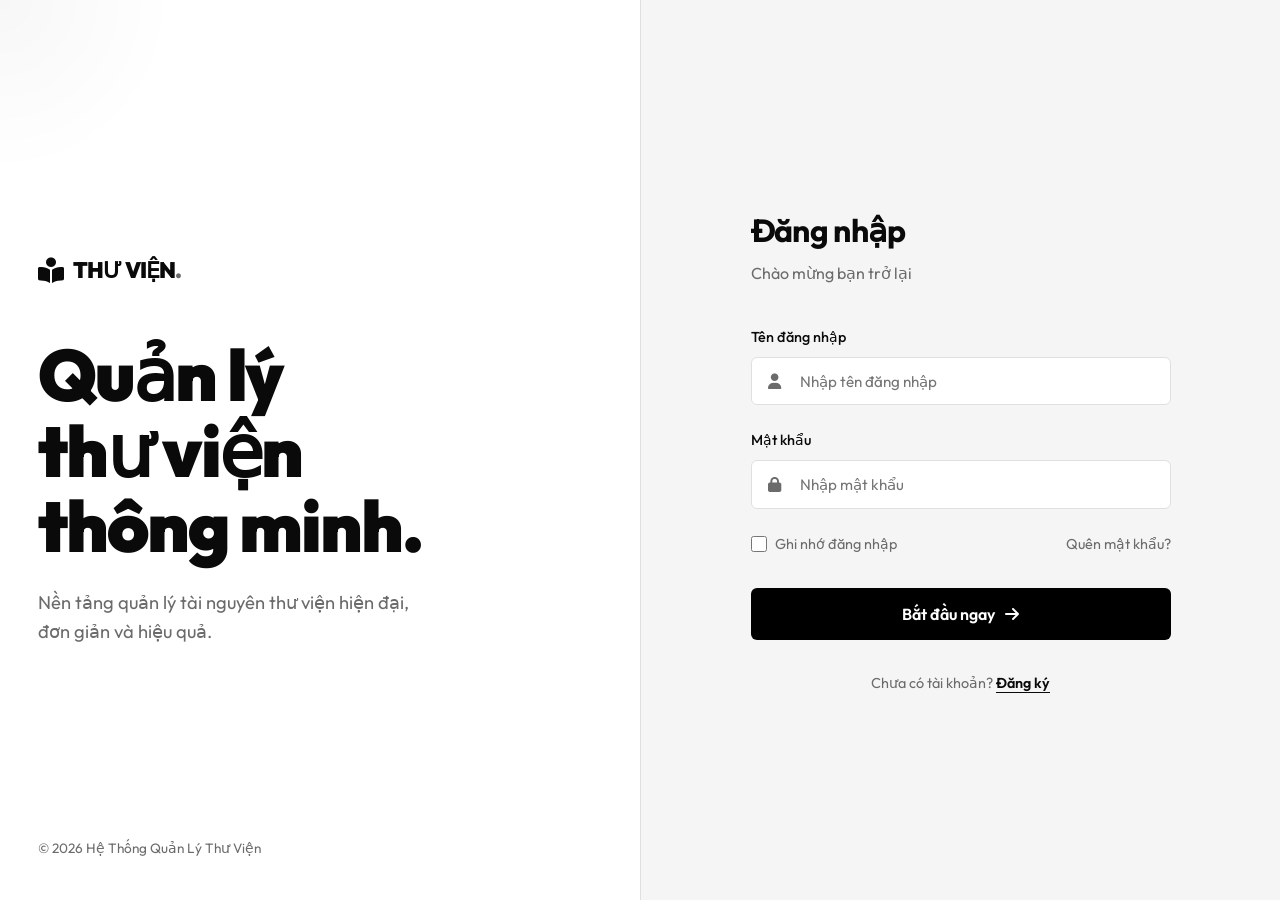
<file: ui/index.html>
<!DOCTYPE html>
<html lang="vi">

<head>
    <meta charset="UTF-8">
    <meta name="viewport" content="width=device-width, initial-scale=1.0">
    <title>Hệ Thống Quản Lý Thư Viện</title>
    <link rel="stylesheet" href="style.css">
    <link rel="preconnect" href="https://fonts.googleapis.com">
    <link rel="preconnect" href="https://fonts.gstatic.com" crossorigin>
    <link href="https://fonts.googleapis.com/css2?family=Outfit:wght@300;400;500;700;900&display=swap" rel="stylesheet">
    <link href="https://cdnjs.cloudflare.com/ajax/libs/font-awesome/6.4.0/css/all.min.css" rel="stylesheet">
</head>

<body>
    <div class="cursor-glow"></div>

    <main class="welcome-screen">
        <!-- Left side - Branding -->
        <div class="brand-side">
            <div class="brand-content fade-in-up">
                <div class="logo">
                    <i class="fa-solid fa-book-open-reader"></i>
                    <span>THƯ VIỆN<span class="dot">.</span></span>
                </div>
                <h1>Quản lý<br>thư viện<br>thông minh.</h1>
                <p>Nền tảng quản lý tài nguyên thư viện hiện đại, đơn giản và hiệu quả.</p>
            </div>
            <footer class="brand-footer fade-in-up" style="animation-delay:0.4s">
                <p>&copy; 2026 Hệ Thống Quản Lý Thư Viện</p>
            </footer>
        </div>

        <!-- Right side - Login -->
        <div class="login-side">
            <div class="login-card fade-in-up" style="animation-delay:0.2s">
                <h2>Đăng nhập</h2>
                <p class="login-subtitle">Chào mừng bạn trở lại</p>

                <form id="loginForm">
                    <div class="input-group">
                        <label for="username">Tên đăng nhập</label>
                        <div class="input-wrapper">
                            <i class="fa-solid fa-user"></i>
                            <input type="text" id="username" placeholder="Nhập tên đăng nhập" required>
                        </div>
                    </div>

                    <div class="input-group">
                        <label for="password">Mật khẩu</label>
                        <div class="input-wrapper">
                            <i class="fa-solid fa-lock"></i>
                            <input type="password" id="password" placeholder="Nhập mật khẩu" required>
                        </div>
                    </div>

                    <div class="form-options">
                        <label class="checkbox-label">
                            <input type="checkbox" id="remember">
                            <span>Ghi nhớ đăng nhập</span>
                        </label>
                        <a href="#" class="forgot-link">Quên mật khẩu?</a>
                    </div>

                    <button type="submit" class="btn-primary">
                        Bắt đầu ngay
                        <i class="fa-solid fa-arrow-right"></i>
                    </button>
                </form>

                <div class="login-footer">
                    <p>Chưa có tài khoản? <a href="#">Đăng ký</a></p>
                </div>
            </div>
        </div>
    </main>

    <script>
        const cursor = document.querySelector('.cursor-glow');
        document.addEventListener('mousemove', (e) => {
            cursor.style.left = e.clientX + 'px';
            cursor.style.top = e.clientY + 'px';
        });
    </script>
</body>

</html>
</file>
<file: ui/style.css>
/* === Variables === */
:root {
    --bg: #ffffff;
    --bg-alt: #f5f5f5;
    --text: #0a0a0a;
    --text-muted: #6b6b6b;
    --border: #e0e0e0;
    --accent: #000000;
    --transition: 0.35s cubic-bezier(0.16, 1, 0.3, 1);
}

/* === Reset === */
*,
*::before,
*::after {
    margin: 0;
    padding: 0;
    box-sizing: border-box;
}

body {
    font-family: 'Outfit', sans-serif;
    background: var(--bg);
    color: var(--text);
    line-height: 1.6;
    overflow: hidden;
    height: 100vh;
}

/* === Cursor Glow === */
.cursor-glow {
    position: fixed;
    width: 350px;
    height: 350px;
    background: radial-gradient(circle, rgba(0, 0, 0, 0.03) 0%, transparent 70%);
    border-radius: 50%;
    transform: translate(-50%, -50%);
    pointer-events: none;
    z-index: 9999;
}

/* === Welcome Layout === */
.welcome-screen {
    display: grid;
    grid-template-columns: 1fr 1fr;
    height: 100vh;
}

/* === Brand Side === */
.brand-side {
    display: flex;
    flex-direction: column;
    justify-content: center;
    padding: 4rem 6%;
    position: relative;
    background: var(--bg);
}

.brand-content {
    max-width: 500px;
}

.logo {
    display: flex;
    align-items: center;
    gap: 0.6rem;
    font-size: 1.4rem;
    font-weight: 900;
    letter-spacing: -0.04em;
    margin-bottom: 3rem;
}

.logo i {
    font-size: 1.6rem;
}

.logo .dot {
    color: var(--text-muted);
}

.brand-side h1 {
    font-size: 4.5rem;
    font-weight: 900;
    line-height: 1.05;
    letter-spacing: -0.03em;
    margin-bottom: 1.5rem;
}

.brand-side p {
    font-size: 1.15rem;
    color: var(--text-muted);
    max-width: 400px;
}

.brand-footer {
    position: absolute;
    bottom: 2.5rem;
    left: 6%;
}

.brand-footer p {
    font-size: 0.85rem;
    color: var(--text-muted);
}

/* === Login Side === */
.login-side {
    display: flex;
    align-items: center;
    justify-content: center;
    padding: 3rem;
    background: var(--bg-alt);
    border-left: 1px solid var(--border);
}

.login-card {
    width: 100%;
    max-width: 420px;
}

.login-card h2 {
    font-size: 2rem;
    font-weight: 700;
    letter-spacing: -0.02em;
    margin-bottom: 0.25rem;
}

.login-subtitle {
    color: var(--text-muted);
    margin-bottom: 2.5rem;
    font-size: 1rem;
}

/* === Form === */
.input-group {
    margin-bottom: 1.5rem;
}

.input-group label {
    display: block;
    font-weight: 500;
    font-size: 0.9rem;
    margin-bottom: 0.5rem;
}

.input-wrapper {
    display: flex;
    align-items: center;
    border: 1.5px solid var(--border);
    border-radius: 6px;
    background: var(--bg);
    padding: 0 1rem;
    transition: var(--transition);
}

.input-wrapper:focus-within {
    border-color: var(--accent);
    box-shadow: 0 0 0 3px rgba(0, 0, 0, 0.05);
}

.input-wrapper i {
    color: var(--text-muted);
    font-size: 0.95rem;
    width: 20px;
}

.input-wrapper input {
    border: none;
    outline: none;
    flex: 1;
    padding: 0.85rem 0.75rem;
    font-family: inherit;
    font-size: 0.95rem;
    background: transparent;
}

/* === Form Options === */
.form-options {
    display: flex;
    justify-content: space-between;
    align-items: center;
    margin-bottom: 2rem;
    font-size: 0.9rem;
}

.checkbox-label {
    display: flex;
    align-items: center;
    gap: 0.5rem;
    cursor: pointer;
    color: var(--text-muted);
}

.checkbox-label input[type="checkbox"] {
    width: 16px;
    height: 16px;
    accent-color: var(--accent);
    cursor: pointer;
}

.forgot-link {
    color: var(--text-muted);
    text-decoration: none;
    transition: var(--transition);
}

.forgot-link:hover {
    color: var(--text);
}

/* === Primary Button === */
.btn-primary {
    width: 100%;
    padding: 1rem;
    background: var(--accent);
    color: #fff;
    border: none;
    border-radius: 6px;
    font-family: inherit;
    font-size: 1rem;
    font-weight: 600;
    cursor: pointer;
    display: flex;
    align-items: center;
    justify-content: center;
    gap: 0.6rem;
    transition: var(--transition);
}

.btn-primary:hover {
    background: #222;
    transform: translateY(-2px);
    box-shadow: 0 8px 25px rgba(0, 0, 0, 0.12);
}

.btn-primary:active {
    transform: translateY(0);
}

/* === Login Footer === */
.login-footer {
    text-align: center;
    margin-top: 2rem;
    font-size: 0.9rem;
    color: var(--text-muted);
}

.login-footer a {
    color: var(--text);
    font-weight: 600;
    text-decoration: none;
    border-bottom: 1.5px solid var(--text);
    transition: var(--transition);
}

.login-footer a:hover {
    opacity: 0.6;
}

/* === Animations === */
@keyframes fadeInUp {
    from {
        opacity: 0;
        transform: translateY(25px);
    }

    to {
        opacity: 1;
        transform: translateY(0);
    }
}

.fade-in-up {
    opacity: 0;
    animation: fadeInUp 0.7s cubic-bezier(0.16, 1, 0.3, 1) forwards;
}

/* === Responsive === */
@media (max-width: 900px) {
    .welcome-screen {
        grid-template-columns: 1fr;
    }

    body {
        overflow: auto;
        height: auto;
    }

    .brand-side {
        padding: 3rem 6% 2rem;
        min-height: auto;
    }

    .brand-side h1 {
        font-size: 3rem;
    }

    .brand-footer {
        display: none;
    }

    .login-side {
        border-left: none;
        border-top: 1px solid var(--border);
        padding: 2.5rem 6%;
    }
}
</file>
